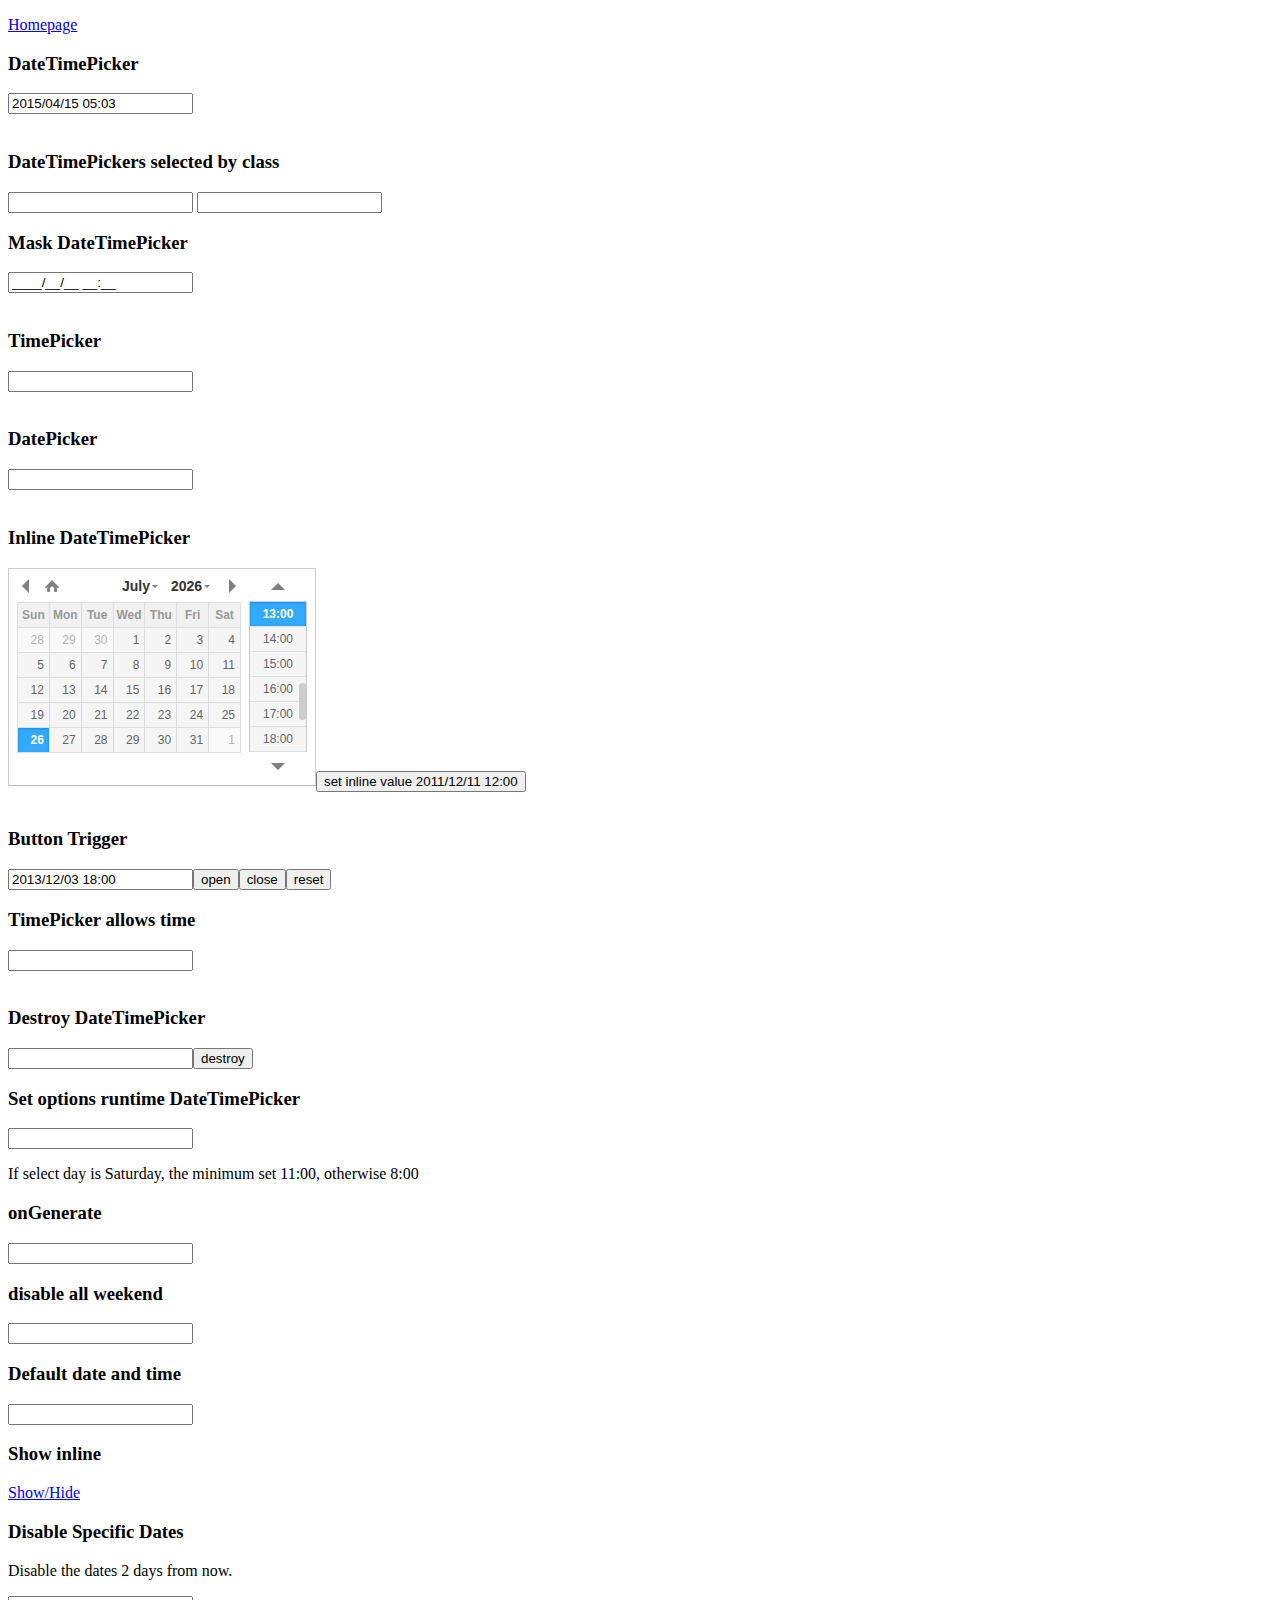
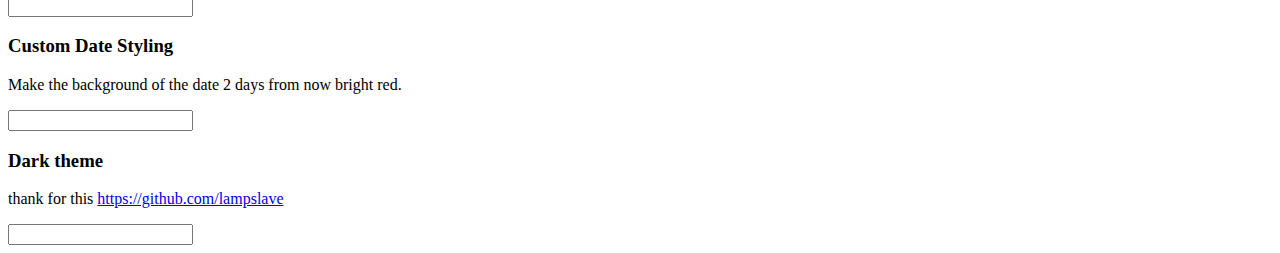
<file: Clean-jQuery-Date-Time-Picker-Plugin-datetimepicker/index.html>
﻿<!DOCTYPE html>
<html lang="en">
<head>
<meta http-equiv="content-type" content="text/html; charset=utf-8"/>
<link rel="stylesheet" type="text/css" href="./jquery.datetimepicker.css"/>
<style type="text/css">

.custom-date-style {
	background-color: red !important;
}

</style>
</head>
<body>
	
	<p><a href="http://xdsoft.net/jqplugins/datetimepicker/">Homepage</a></p>
	<h3>DateTimePicker</h3>
	<input type="text" value="" id="datetimepicker"/><br><br>
  <h3>DateTimePickers selected by class</h3>
	<input type="text" class="some_class" value="" id="some_class_1"/>
	<input type="text" class="some_class" value="" id="some_class_2"/>
	<h3>Mask DateTimePicker</h3>
	<input type="text" value="" id="datetimepicker_mask"/><br><br>
	<h3>TimePicker</h3>
	<input type="text" id="datetimepicker1"/><br><br>
	<h3>DatePicker</h3>
	<input type="text" id="datetimepicker2"/><br><br>
	<h3>Inline DateTimePicker</h3>
	<!--<div id="console" style="background-color:#fff;color:red">sdfdsfsdf</div>-->
	<input type="text" id="datetimepicker3"/><input type="button" onclick="$('#datetimepicker3').datetimepicker({value:'2011/12/11 12:00'})" value="set inline value 2011/12/11 12:00"/><br><br>
	<h3>Button Trigger</h3>
	<input type="text" value="2013/12/03 18:00" id="datetimepicker4"/><input id="open" type="button" value="open"/><input id="close" type="button" value="close"/><input id="reset" type="button" value="reset"/>
	<h3>TimePicker allows time</h3>
	<input type="text" id="datetimepicker5"/><br><br>
	<h3>Destroy DateTimePicker</h3>
	<input type="text" id="datetimepicker6"/><input id="destroy" type="button" value="destroy"/>
	<h3>Set options runtime DateTimePicker</h3>
	<input type="text" id="datetimepicker7"/>
	<p>If select day is Saturday, the minimum set 11:00, otherwise 8:00</p>
	<h3>onGenerate</h3>
	<input type="text" id="datetimepicker8"/>
	<h3>disable all weekend</h3>
	<input type="text" id="datetimepicker9"/>
	<h3>Default date and time </h3>
	<input type="text" id="default_datetimepicker"/>
	<h3>Show inline</h3>
	<a href="javascript:void(0)" onclick="var si = document.getElementById('show_inline').style; si.display = (si.display=='none')?'block':'none';return false; ">Show/Hide</a>
	<div id="show_inline" style="display:none">
		<input type="text" id="datetimepicker10"/>
	</div>
	<h3>Disable Specific Dates</h3>
	<p>Disable the dates 2 days from now.</p>
	<input type="text" id="datetimepicker11"/>
	<h3>Custom Date Styling</h3>
	<p>Make the background of the date 2 days from now bright red.</p>
	<input type="text" id="datetimepicker12"/>
	<h3>Dark theme</h3>
	<p>thank for this <a href="https://github.com/lampslave">https://github.com/lampslave</a></p>
	<input type="text" id="datetimepicker_dark"/>
</body>
<script src="./jquery.js"></script>
<script src="./jquery.datetimepicker.js"></script>
<script>/*
window.onerror = function(errorMsg) {
	$('#console').html($('#console').html()+'<br>'+errorMsg)
}*/
$('#datetimepicker').datetimepicker({
dayOfWeekStart : 1,
lang:'en',
disabledDates:['1986/01/08','1986/01/09','1986/01/10'],
startDate:	'1986/01/05'
});
$('#datetimepicker').datetimepicker({value:'2015/04/15 05:03',step:10});

$('.some_class').datetimepicker();

$('#default_datetimepicker').datetimepicker({
	formatTime:'H:i',
	formatDate:'d.m.Y',
	//defaultDate:'8.12.1986', // it's my birthday
	defaultDate:'+03.01.1970', // it's my birthday
	defaultTime:'10:00',
	timepickerScrollbar:false
});

$('#datetimepicker10').datetimepicker({
	step:5,
	inline:true
});
$('#datetimepicker_mask').datetimepicker({
	mask:'9999/19/39 29:59'
});

$('#datetimepicker1').datetimepicker({
	datepicker:false,
	format:'H:i',
	step:5
});
$('#datetimepicker2').datetimepicker({
	yearOffset:222,
	lang:'ch',
	timepicker:false,
	format:'d/m/Y',
	formatDate:'Y/m/d',
	minDate:'-1970/01/02', // yesterday is minimum date
	maxDate:'+1970/01/02' // and tommorow is maximum date calendar
});
$('#datetimepicker3').datetimepicker({
	inline:true
});
$('#datetimepicker4').datetimepicker();
$('#open').click(function(){
	$('#datetimepicker4').datetimepicker('show');
});
$('#close').click(function(){
	$('#datetimepicker4').datetimepicker('hide');
});
$('#reset').click(function(){
	$('#datetimepicker4').datetimepicker('reset');
});
$('#datetimepicker5').datetimepicker({
	datepicker:false,
	allowTimes:['12:00','13:00','15:00','17:00','17:05','17:20','19:00','20:00'],
	step:5
});
$('#datetimepicker6').datetimepicker();
$('#destroy').click(function(){
	if( $('#datetimepicker6').data('xdsoft_datetimepicker') ){
		$('#datetimepicker6').datetimepicker('destroy');
		this.value = 'create';
	}else{
		$('#datetimepicker6').datetimepicker();
		this.value = 'destroy';
	}
});
var logic = function( currentDateTime ){
	if (currentDateTime && currentDateTime.getDay() == 6){
		this.setOptions({
			minTime:'11:00'
		});
	}else
		this.setOptions({
			minTime:'8:00'
		});
};
$('#datetimepicker7').datetimepicker({
	onChangeDateTime:logic,
	onShow:logic
});
$('#datetimepicker8').datetimepicker({
	onGenerate:function( ct ){
		$(this).find('.xdsoft_date')
			.toggleClass('xdsoft_disabled');
	},
	minDate:'-1970/01/2',
	maxDate:'+1970/01/2',
	timepicker:false
});
$('#datetimepicker9').datetimepicker({
	onGenerate:function( ct ){
		$(this).find('.xdsoft_date.xdsoft_weekend')
			.addClass('xdsoft_disabled');
	},
	weekends:['01.01.2014','02.01.2014','03.01.2014','04.01.2014','05.01.2014','06.01.2014'],
	timepicker:false
});
var dateToDisable = new Date();
	dateToDisable.setDate(dateToDisable.getDate() + 2);
$('#datetimepicker11').datetimepicker({
	beforeShowDay: function(date) {
		if (date.getMonth() == dateToDisable.getMonth() && date.getDate() == dateToDisable.getDate()) {
			return [false, ""]
		}

		return [true, ""];
	}
});
$('#datetimepicker12').datetimepicker({
	beforeShowDay: function(date) {
		if (date.getMonth() == dateToDisable.getMonth() && date.getDate() == dateToDisable.getDate()) {
			return [true, "custom-date-style"];
		}

		return [true, ""];
	}
});
$('#datetimepicker_dark').datetimepicker({theme:'dark'})


</script>
</html>
</file>
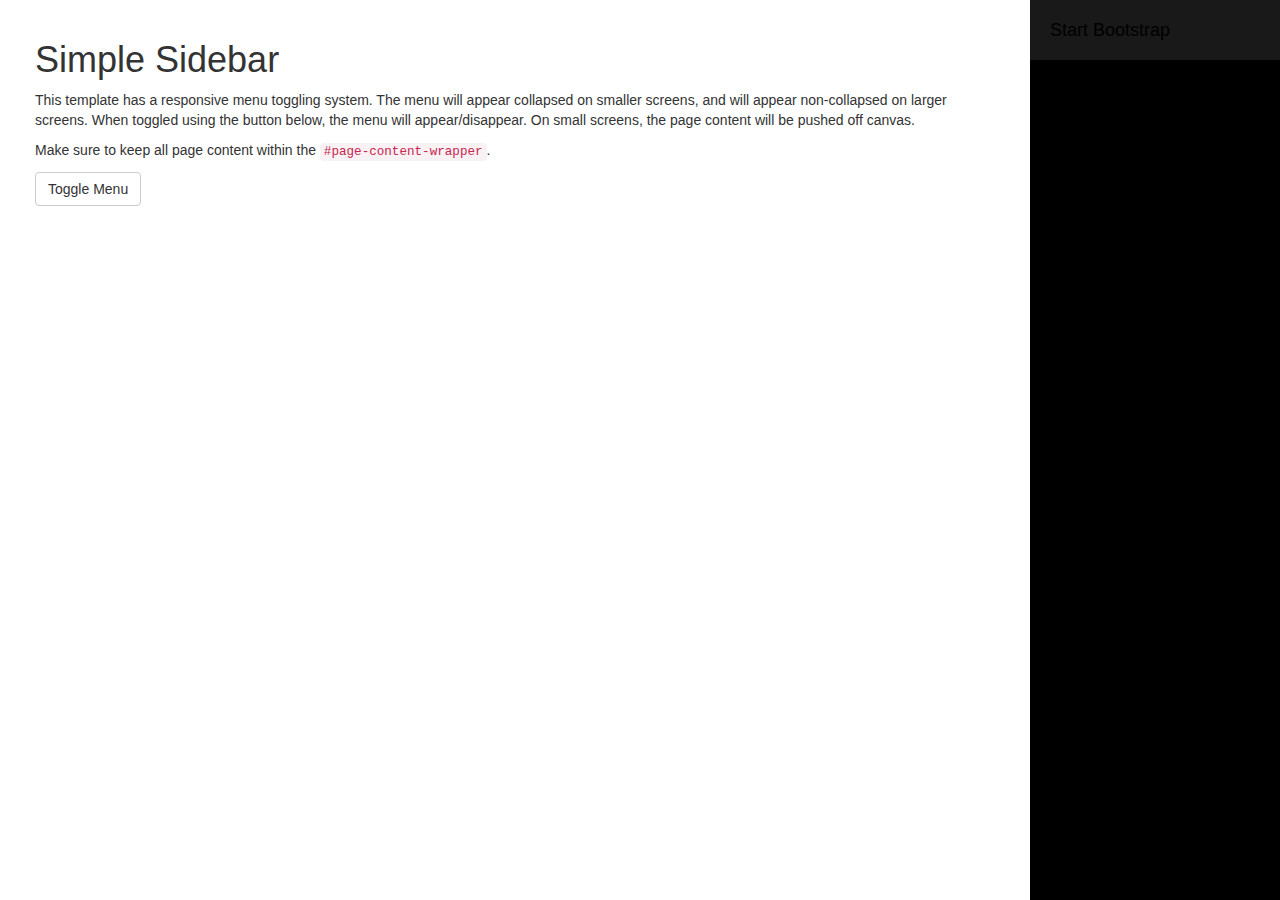
<file: simple-sidebar-1.0.4/index.html>
<!DOCTYPE html>
<html lang="en">

<head>

    <meta charset="utf-8">
    <meta http-equiv="X-UA-Compatible" content="IE=edge">
    <meta name="viewport" content="width=device-width, initial-scale=1">
    <meta name="description" content="">
    <meta name="author" content="">

    <title>Simple Sidebar - Start Bootstrap Template</title>

    <!-- Bootstrap Core CSS -->
    <link href="css/bootstrap.min.css" rel="stylesheet">

    <!-- Custom CSS -->
    <link href="css/simple-sidebar.css" rel="stylesheet">

    <!-- HTML5 Shim and Respond.js IE8 support of HTML5 elements and media queries -->
    <!-- WARNING: Respond.js doesn't work if you view the page via file:// -->
    <!--[if lt IE 9]>
        <script src="https://oss.maxcdn.com/libs/html5shiv/3.7.0/html5shiv.js"></script>
        <script src="https://oss.maxcdn.com/libs/respond.js/1.4.2/respond.min.js"></script>
    <![endif]-->

</head>

<body>

    <div id="wrapper">

        <!-- Sidebar -->
        <div id="sidebar-wrapper">
            <ul class="sidebar-nav">
                <li class="sidebar-brand">
                    <a href="#">
                        Start Bootstrap
                    </a>
                </li>
                <li>
                    <a href="#">Dashboard</a>
                </li>
                <li>
                    <a href="#">Shortcuts</a>
                </li>
                <li>
                    <a href="#">Overview</a>
                </li>
                <li>
                    <a href="#">Events</a>
                </li>
                <li>
                    <a href="#">About</a>
                </li>
                <li>
                    <a href="#">Services</a>
                </li>
                <li>
                    <a href="#">Contact</a>
                </li>
            </ul>
        </div>
        <!-- /#sidebar-wrapper -->

        <!-- Page Content -->
        <div id="page-content-wrapper">
            <div class="container-fluid">
                <div class="row">
                    <div class="col-lg-12">
                        <h1>Simple Sidebar</h1>
                        <p>This template has a responsive menu toggling system. The menu will appear collapsed on smaller screens, and will appear non-collapsed on larger screens. When toggled using the button below, the menu will appear/disappear. On small screens, the page content will be pushed off canvas.</p>
                        <p>Make sure to keep all page content within the <code>#page-content-wrapper</code>.</p>
                        <a href="#menu-toggle" class="btn btn-default" id="menu-toggle">Toggle Menu</a>
                    </div>
                </div>
            </div>
        </div>
        <!-- /#page-content-wrapper -->

    </div>
    <!-- /#wrapper -->

    <!-- jQuery -->
    <script src="js/jquery.js"></script>

    <!-- Bootstrap Core JavaScript -->
    <script src="js/bootstrap.min.js"></script>

    <!-- Menu Toggle Script -->
    <script>
    $("#menu-toggle").click(function(e) {
        e.preventDefault();
        $("#wrapper").toggleClass("toggled");
    });
    </script>

</body>

</html>
</file>
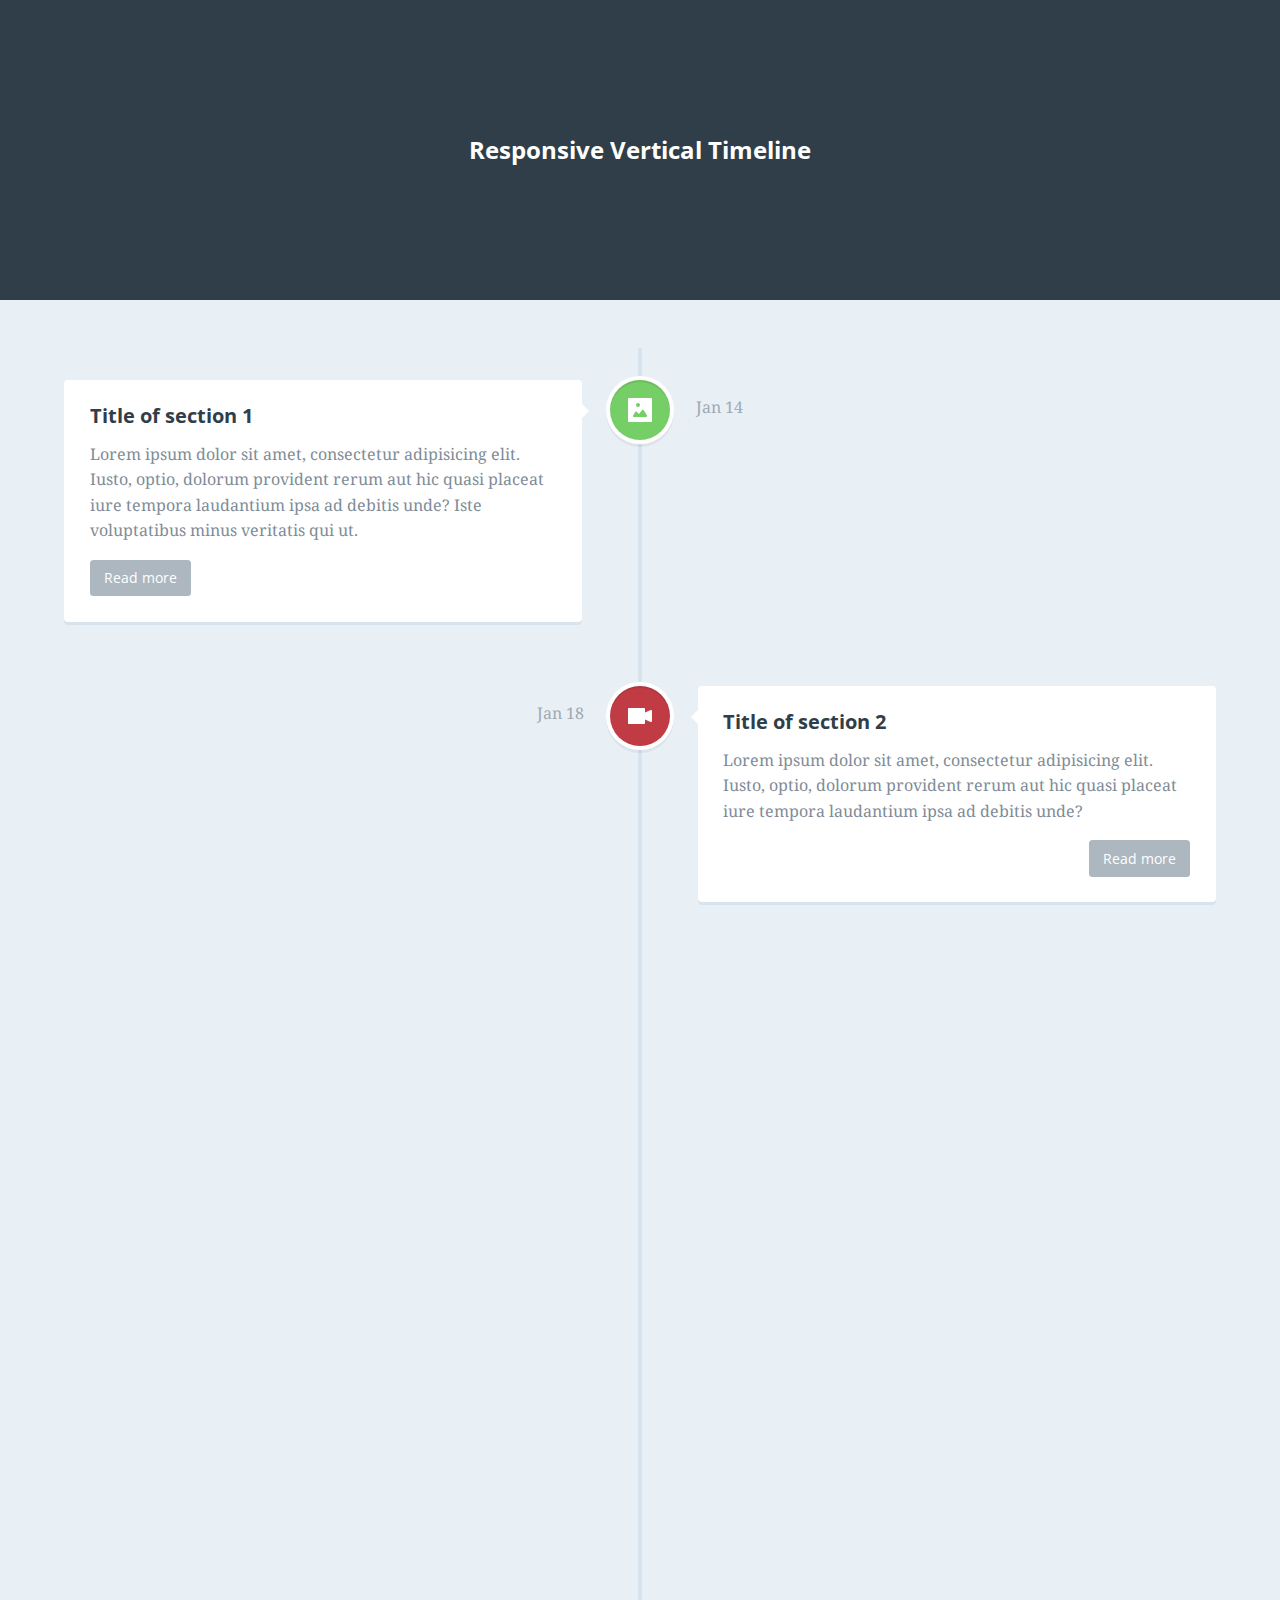
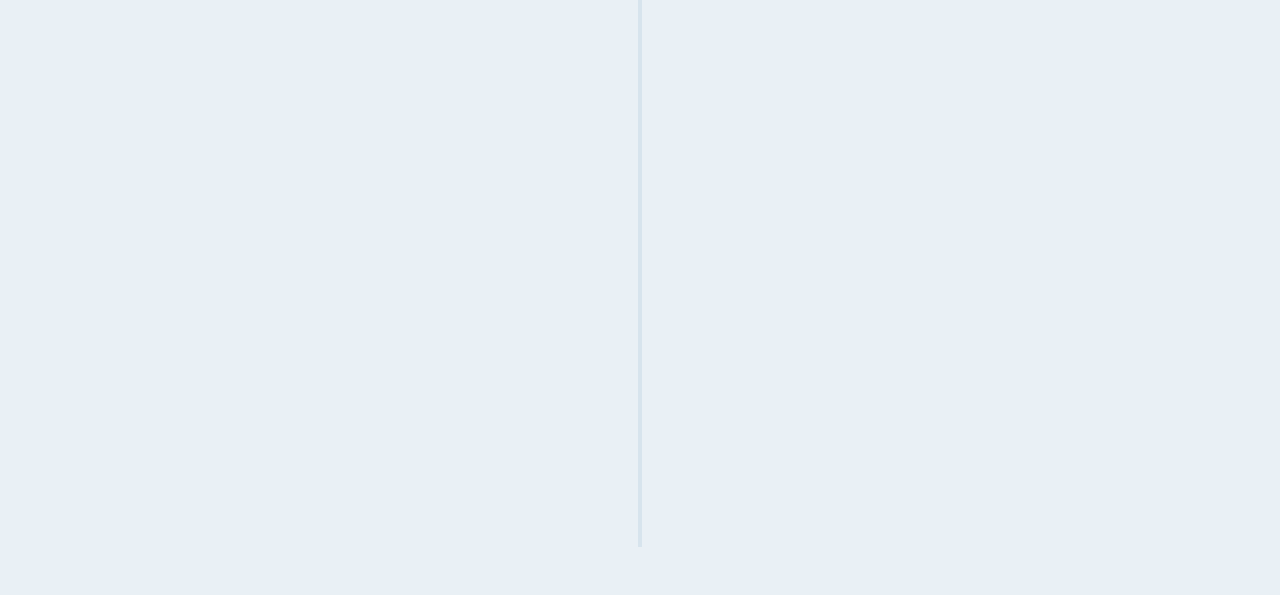
<file: vertical-timeline/index.html>
<!doctype html>
<html lang="en" class="no-js">
<head>
	<meta charset="UTF-8">
	<meta name="viewport" content="width=device-width, initial-scale=1">

	<link href='http://fonts.googleapis.com/css?family=Droid+Serif|Open+Sans:400,700' rel='stylesheet' type='text/css'>

	<link rel="stylesheet" href="css/reset.css"> <!-- CSS reset -->
	<link rel="stylesheet" href="css/style.css"> <!-- Resource style -->
	<script src="js/modernizr.js"></script> <!-- Modernizr -->
  	
	<title>Responsive Vertical Timeline</title>
</head>
<body>
	<header>
		<h1>Responsive Vertical Timeline</h1>
	</header>

	<section id="cd-timeline" class="cd-container">
		<div class="cd-timeline-block">
			<div class="cd-timeline-img cd-picture">
				<img src="img/cd-icon-picture.svg" alt="Picture">
			</div> <!-- cd-timeline-img -->

			<div class="cd-timeline-content">
				<h2>Title of section 1</h2>
				<p>Lorem ipsum dolor sit amet, consectetur adipisicing elit. Iusto, optio, dolorum provident rerum aut hic quasi placeat iure tempora laudantium ipsa ad debitis unde? Iste voluptatibus minus veritatis qui ut.</p>
				<a href="#0" class="cd-read-more">Read more</a>
				<span class="cd-date">Jan 14</span>
			</div> <!-- cd-timeline-content -->
		</div> <!-- cd-timeline-block -->

		<div class="cd-timeline-block">
			<div class="cd-timeline-img cd-movie">
				<img src="img/cd-icon-movie.svg" alt="Movie">
			</div> <!-- cd-timeline-img -->

			<div class="cd-timeline-content">
				<h2>Title of section 2</h2>
				<p>Lorem ipsum dolor sit amet, consectetur adipisicing elit. Iusto, optio, dolorum provident rerum aut hic quasi placeat iure tempora laudantium ipsa ad debitis unde?</p>
				<a href="#0" class="cd-read-more">Read more</a>
				<span class="cd-date">Jan 18</span>
			</div> <!-- cd-timeline-content -->
		</div> <!-- cd-timeline-block -->

		<div class="cd-timeline-block">
			<div class="cd-timeline-img cd-picture">
				<img src="img/cd-icon-picture.svg" alt="Picture">
			</div> <!-- cd-timeline-img -->

			<div class="cd-timeline-content">
				<h2>Title of section 3</h2>
				<p>Lorem ipsum dolor sit amet, consectetur adipisicing elit. Excepturi, obcaecati, quisquam id molestias eaque asperiores voluptatibus cupiditate error assumenda delectus odit similique earum voluptatem doloremque dolorem ipsam quae rerum quis. Odit, itaque, deserunt corporis vero ipsum nisi eius odio natus ullam provident pariatur temporibus quia eos repellat consequuntur perferendis enim amet quae quasi repudiandae sed quod veniam dolore possimus rem voluptatum eveniet eligendi quis fugiat aliquam sunt similique aut adipisci.</p>
				<a href="#0" class="cd-read-more">Read more</a>
				<span class="cd-date">Jan 24</span>
			</div> <!-- cd-timeline-content -->
		</div> <!-- cd-timeline-block -->

		<div class="cd-timeline-block">
			<div class="cd-timeline-img cd-location">
				<img src="img/cd-icon-location.svg" alt="Location">
			</div> <!-- cd-timeline-img -->

			<div class="cd-timeline-content">
				<h2>Title of section 4</h2>
				<p>Lorem ipsum dolor sit amet, consectetur adipisicing elit. Iusto, optio, dolorum provident rerum aut hic quasi placeat iure tempora laudantium ipsa ad debitis unde? Iste voluptatibus minus veritatis qui ut.</p>
				<a href="#0" class="cd-read-more">Read more</a>
				<span class="cd-date">Feb 14</span>
			</div> <!-- cd-timeline-content -->
		</div> <!-- cd-timeline-block -->

		<div class="cd-timeline-block">
			<div class="cd-timeline-img cd-location">
				<img src="img/cd-icon-location.svg" alt="Location">
			</div> <!-- cd-timeline-img -->

			<div class="cd-timeline-content">
				<h2>Title of section 5</h2>
				<p>Lorem ipsum dolor sit amet, consectetur adipisicing elit. Iusto, optio, dolorum provident rerum.</p>
				<a href="#0" class="cd-read-more">Read more</a>
				<span class="cd-date">Feb 18</span>
			</div> <!-- cd-timeline-content -->
		</div> <!-- cd-timeline-block -->

		<div class="cd-timeline-block">
			<div class="cd-timeline-img cd-movie">
				<img src="img/cd-icon-movie.svg" alt="Movie">
			</div> <!-- cd-timeline-img -->

			<div class="cd-timeline-content">
				<h2>Final Section</h2>
				<p>This is the content of the last section</p>
				<span class="cd-date">Feb 26</span>
			</div> <!-- cd-timeline-content -->
		</div> <!-- cd-timeline-block -->
	</section> <!-- cd-timeline -->
<script src="http://ajax.googleapis.com/ajax/libs/jquery/1.11.0/jquery.min.js"></script>
<script src="js/main.js"></script> <!-- Resource jQuery -->
</body>
</html>
</file>
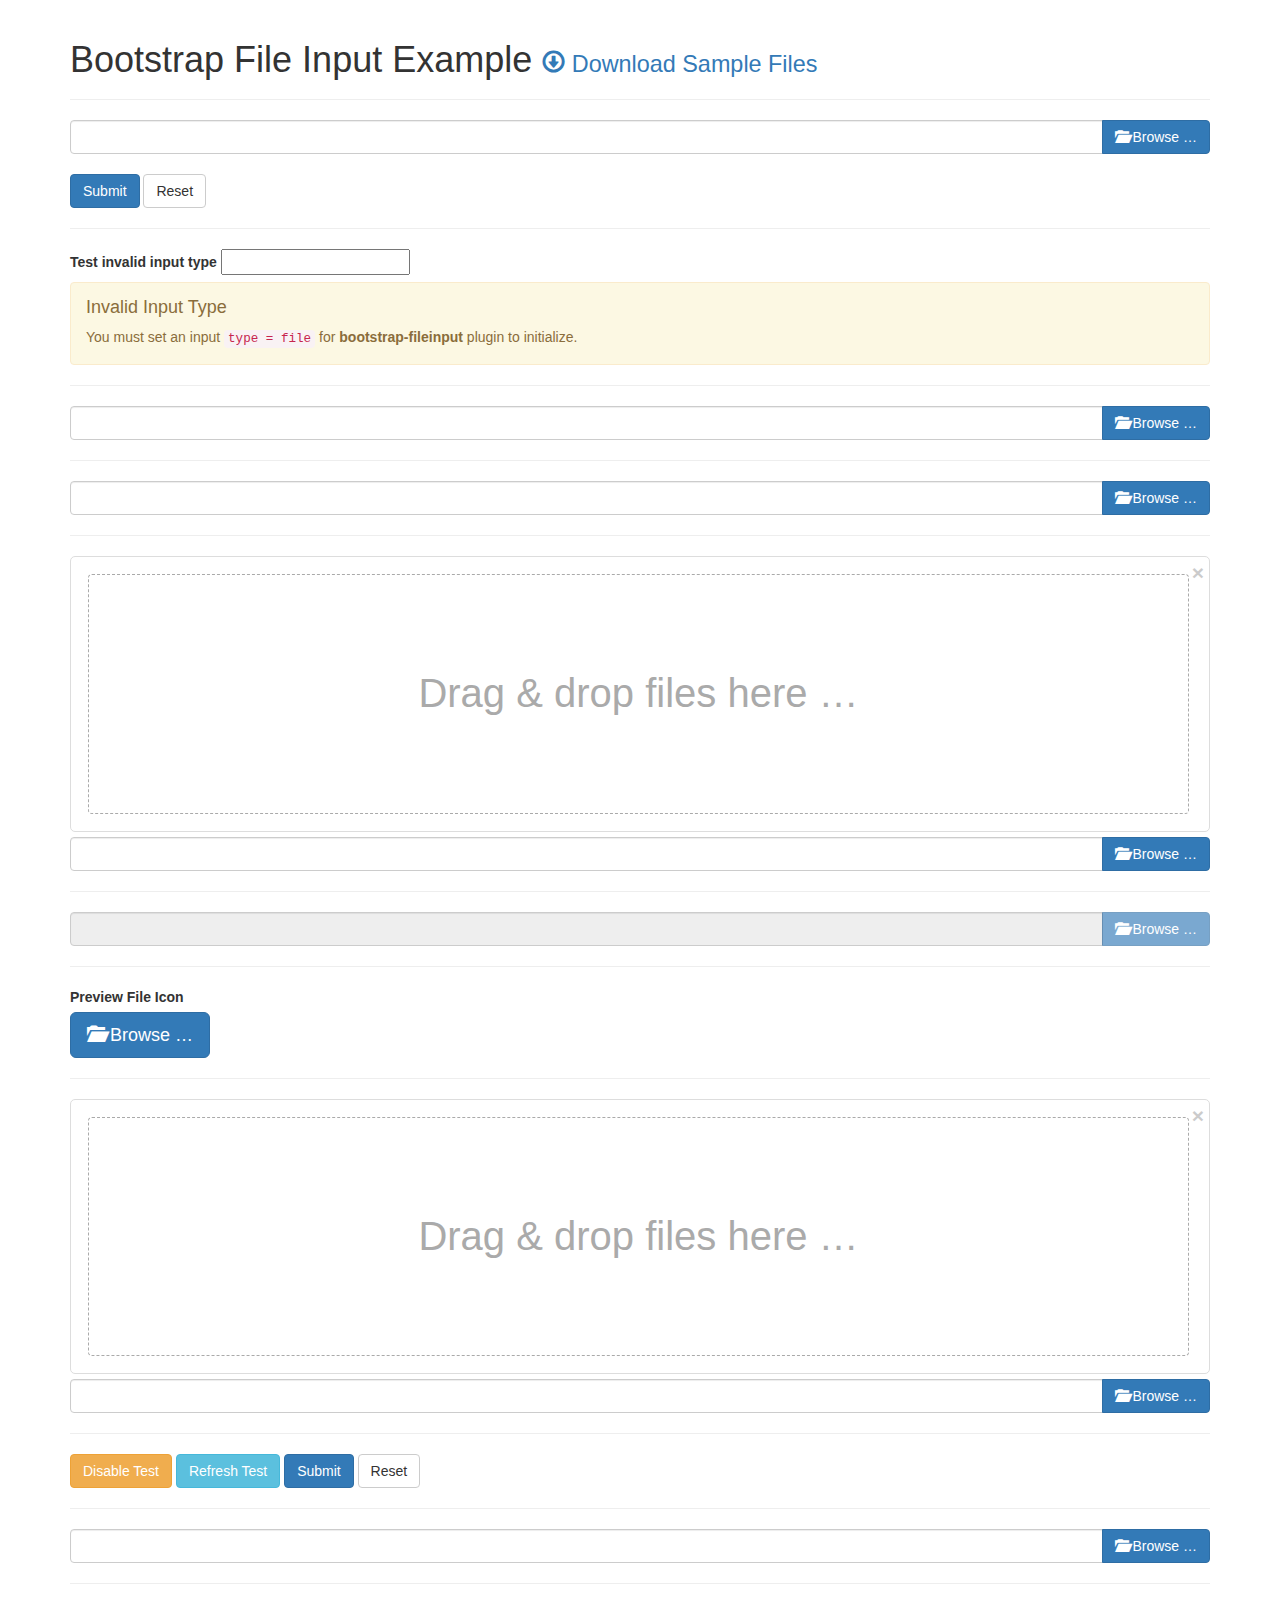
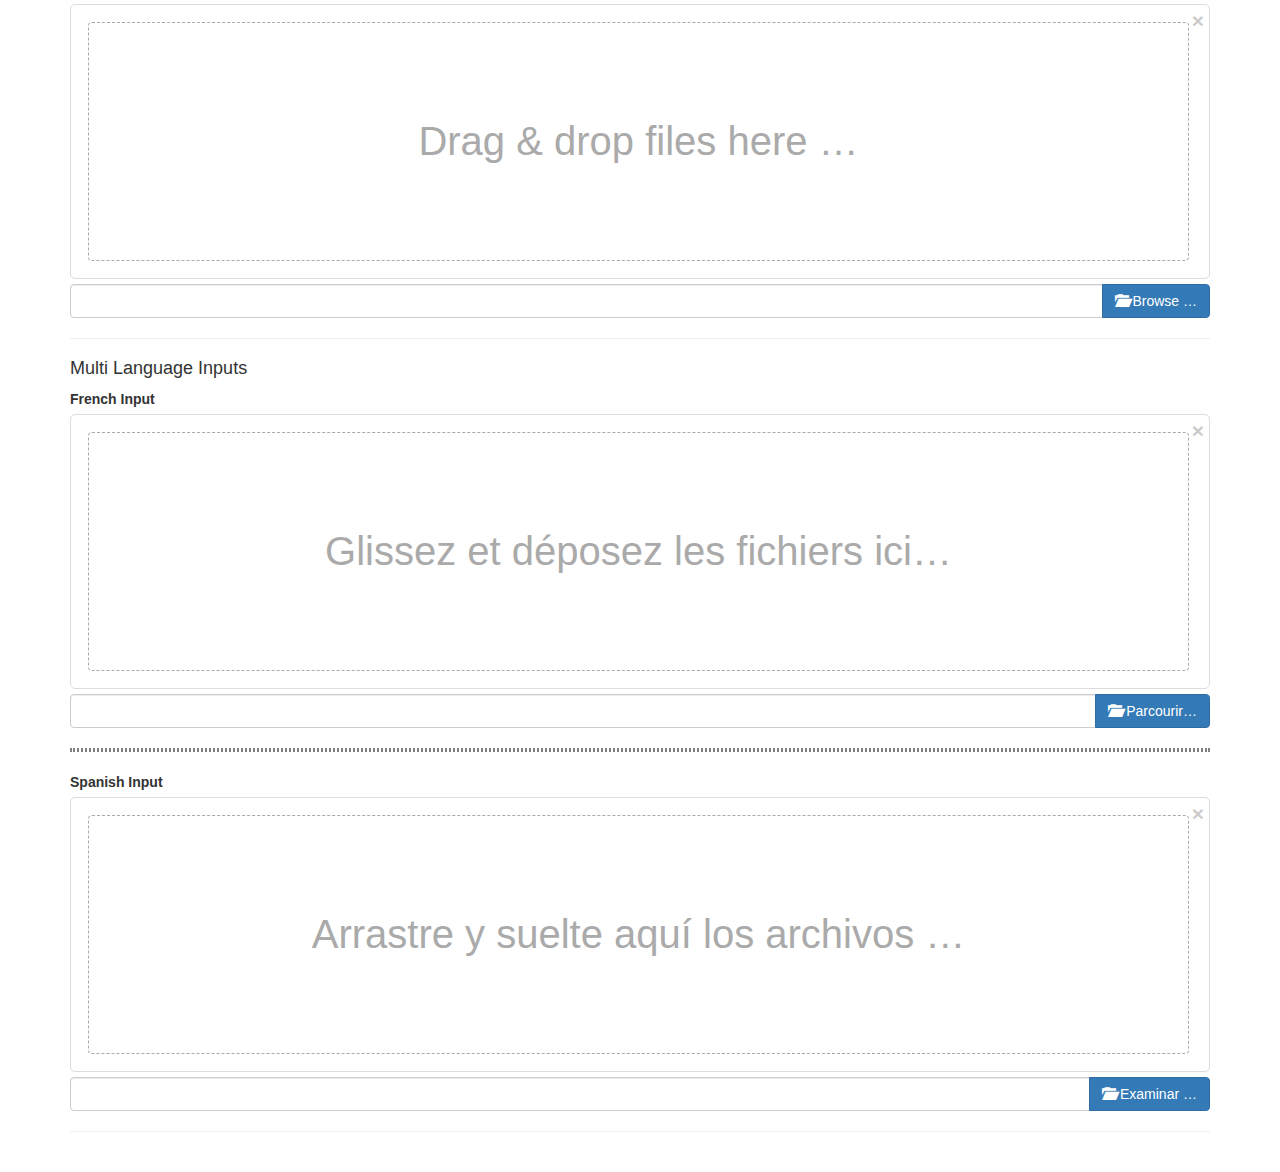
<file: bootstrap-fileinput/examples/index.html>
<!DOCTYPE html>
<!-- release v4.3.1, copyright 2014 - 2015 Kartik Visweswaran -->
<html lang="en">
    <head>
        <meta charset="UTF-8"/>
        <title>Krajee JQuery Plugins - &copy; Kartik</title>
        <link href="https://maxcdn.bootstrapcdn.com/bootstrap/3.3.4/css/bootstrap.min.css" rel="stylesheet">
        <link href="../css/fileinput.css" media="all" rel="stylesheet" type="text/css" />
        <script src="http://ajax.googleapis.com/ajax/libs/jquery/2.1.1/jquery.min.js"></script>
        <script src="../js/fileinput.js" type="text/javascript"></script>
        <script src="../js/fileinput_locale_fr.js" type="text/javascript"></script>
        <script src="../js/fileinput_locale_es.js" type="text/javascript"></script>
        <script src="https://maxcdn.bootstrapcdn.com/bootstrap/3.3.4/js/bootstrap.min.js" type="text/javascript"></script>
    </head>
    <body>
        <div class="container kv-main">
            <div class="page-header">
            <h1>Bootstrap File Input Example <small><a href="https://github.com/kartik-v/bootstrap-fileinput-samples"><i class="glyphicon glyphicon-download"></i> Download Sample Files</a></small></h1>
            </div>
            <form enctype="multipart/form-data">
                <input id="file-0a" class="file" type="file" multiple data-min-file-count="1">
                <br>
                <button type="submit" class="btn btn-primary">Submit</button>
                <button type="reset" class="btn btn-default">Reset</button>
            </form>
            <hr>
            <form enctype="multipart/form-data">
                <label>Test invalid input type</label>
                <input id="file-0b" class="file" type="text" multiple data-min-file-count="1">
                <script>
                $(document).on('ready', function(){$("#file-0b").fileinput();});
                </script>
            </form>
            <hr>
            <form enctype="multipart/form-data">
                <input id="file-0a" class="file" type="file" multiple data-min-file-count="3">
                <hr>
                 <div class="form-group">
                    <input id="file-0b" class="file" type="file">
                </div>
                <hr>
                <div class="form-group">
                    <input id="file-1" type="file" multiple class="file" data-overwrite-initial="false" data-min-file-count="2">
                </div>
                <hr>
                <div class="form-group">
                    <input id="file-2" type="file" class="file" readonly data-show-upload="false">
                </div> 
                <hr>
                <div class="form-group">
                    <label>Preview File Icon</label>
                    <input id="file-3" type="file" multiple=true>
                </div>
                <hr>
                <div class="form-group">
                    <input id="file-4" type="file" class="file" data-upload-url="#">
                </div>
                <hr>
                <div class="form-group">
                    <button class="btn btn-warning" type="button">Disable Test</button>
                    <button class="btn btn-info" type="reset">Refresh Test</button>
                    <button class="btn btn-primary">Submit</button>
                    <button class="btn btn-default" type="reset">Reset</button>
                </div>
                <hr>
                <div class="form-group">
                    <input type="file" class="file" id="test-upload" multiple>
                    <div id="errorBlock" class="help-block"></div>
                </div>
                <hr>
                <div class="form-group">
                    <input id="file-5" class="file" type="file" multiple data-preview-file-type="any" data-upload-url="#">
                </div>
            </form>
            
            
            <hr>
            <h4>Multi Language Inputs</h4>
            <form enctype="multipart/form-data">
                <label>French Input</label>
                <input id="file-fr" name="file-fr[]" type="file" multiple>
                <hr style="border: 2px dotted">
                <label>Spanish Input</label>
                <input id="file-es" name="file-es[]" type="file" multiple>
            </form>
            <hr>
            <br>
        </div>
    </body>
	<script>
    $('#file-fr').fileinput({
        language: 'fr',
        uploadUrl: '#',
        allowedFileExtensions : ['jpg', 'png','gif'],
    });
    $('#file-es').fileinput({
        language: 'es',
        uploadUrl: '#',
        allowedFileExtensions : ['jpg', 'png','gif'],
    });
    $("#file-0").fileinput({
        'allowedFileExtensions' : ['jpg', 'png','gif'],
    });
    $("#file-1").fileinput({
        uploadUrl: '#', // you must set a valid URL here else you will get an error
        allowedFileExtensions : ['jpg', 'png','gif'],
        overwriteInitial: false,
        maxFileSize: 1000,
        maxFilesNum: 10,
        //allowedFileTypes: ['image', 'video', 'flash'],
        slugCallback: function(filename) {
            return filename.replace('(', '_').replace(']', '_');
        }
	});
    /*
    $(".file").on('fileselect', function(event, n, l) {
        alert('File Selected. Name: ' + l + ', Num: ' + n);
    });
    */
	$("#file-3").fileinput({
		showUpload: false,
		showCaption: false,
		browseClass: "btn btn-primary btn-lg",
		fileType: "any",
        previewFileIcon: "<i class='glyphicon glyphicon-king'></i>"
	});
	$("#file-4").fileinput({
		uploadExtraData: {kvId: '10'}
	});
    $(".btn-warning").on('click', function() {
        if ($('#file-4').attr('disabled')) {
            $('#file-4').fileinput('enable');
        } else {
            $('#file-4').fileinput('disable');
        }
    });    
    $(".btn-info").on('click', function() {
        $('#file-4').fileinput('refresh', {previewClass:'bg-info'});
    });
    /*
    $('#file-4').on('fileselectnone', function() {
        alert('Huh! You selected no files.');
    });
    $('#file-4').on('filebrowse', function() {
        alert('File browse clicked for #file-4');
    });
    */
    $(document).ready(function() {
        $("#test-upload").fileinput({
            'showPreview' : false,
            'allowedFileExtensions' : ['jpg', 'png','gif'],
            'elErrorContainer': '#errorBlock'
        });
        /*
        $("#test-upload").on('fileloaded', function(event, file, previewId, index) {
            alert('i = ' + index + ', id = ' + previewId + ', file = ' + file.name);
        });
        */
    });
	</script>
</html>
</file>
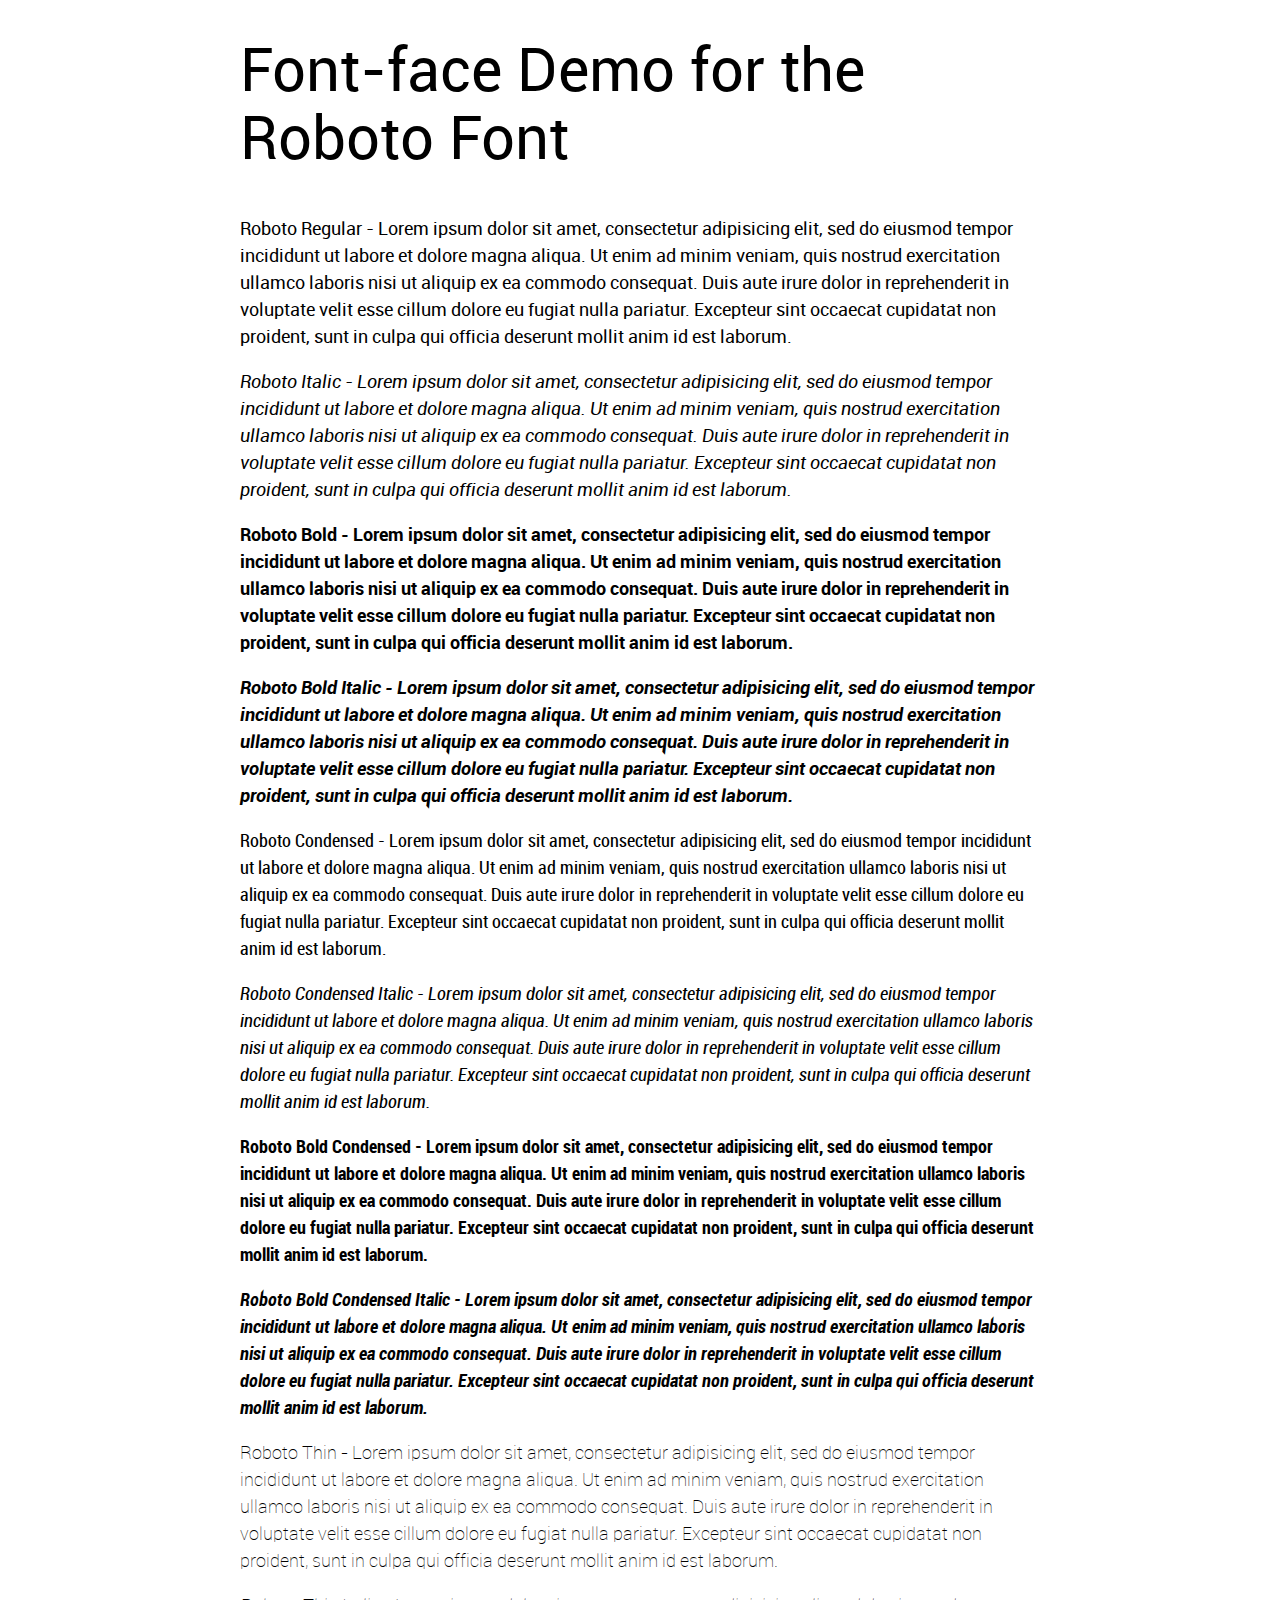
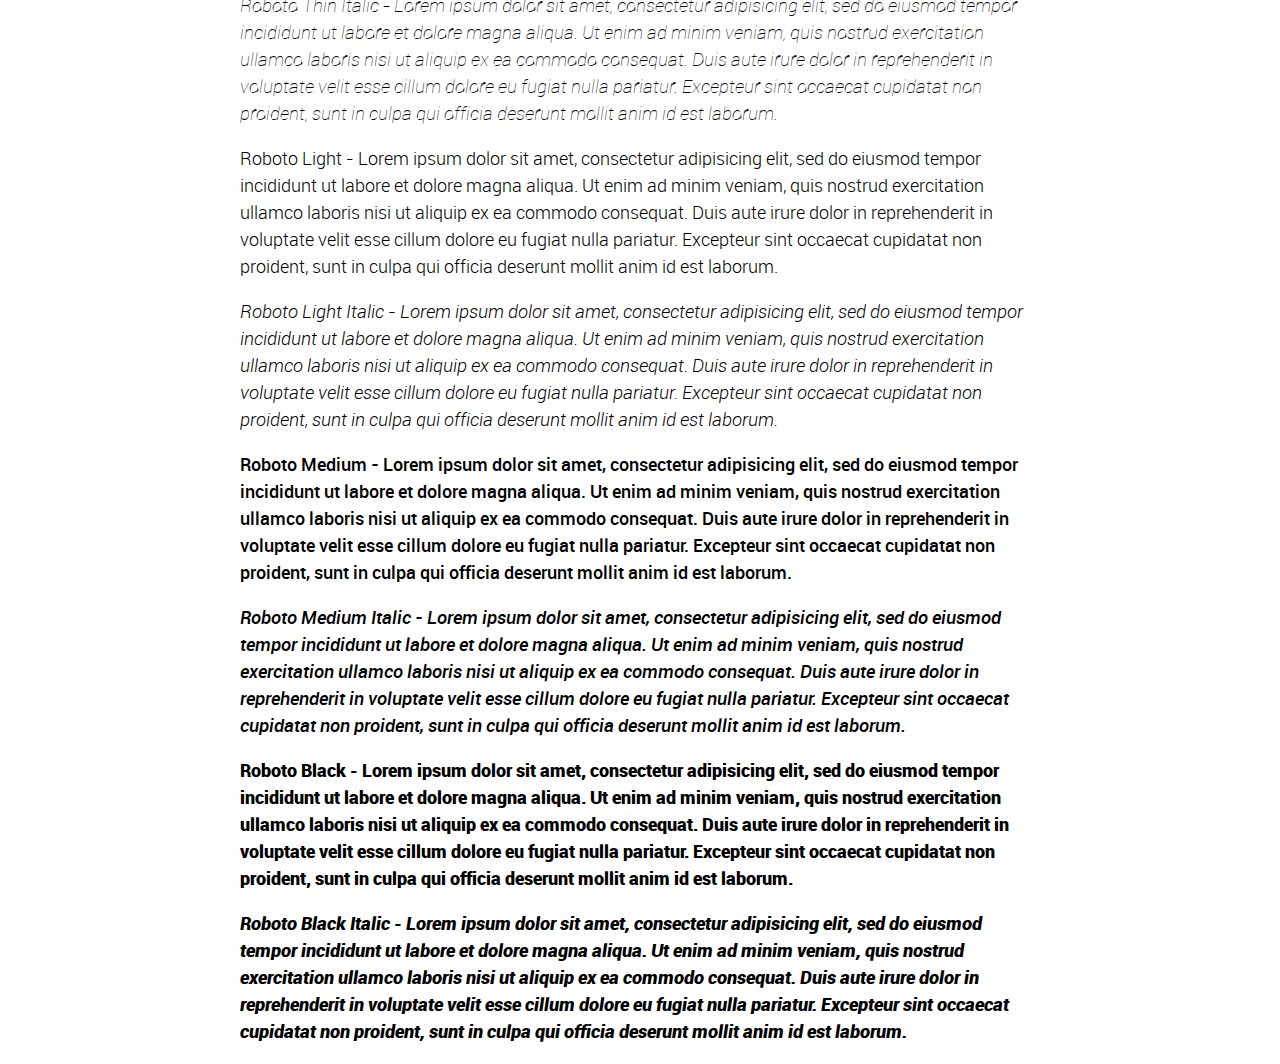
<file: graphs/lib/js/fonts/demo.html>
<!DOCTYPE html PUBLIC "-//W3C//DTD XHTML 1.0 Strict//EN"
	"http://www.w3.org/TR/xhtml1/DTD/xhtml1-strict.dtd">

<html xmlns="http://www.w3.org/1999/xhtml" xml:lang="en" lang="en">
<head>
	<meta http-equiv="Content-Type" content="text/html; charset=utf-8"/>

	<title>Font Face Demo</title>
	<link rel="stylesheet" href="stylesheet.css" type="text/css" charset="utf-8">
	<style type="text/css" media="screen">
		h1.fontface {font: 60px/68px 'RobotoRegular', Arial, sans-serif;letter-spacing: 0;}

		p.style1 {font: 18px/27px 'RobotoRegular', Arial, sans-serif;}
		p.style2 {font: 18px/27px 'RobotoItalic', Arial, sans-serif;}
		p.style3 {font: 18px/27px 'RobotoBold', Arial, sans-serif;}
		p.style4 {font: 18px/27px 'RobotoBoldItalic', Arial, sans-serif;}
		p.style5 {font: 18px/27px 'RobotoCondensed', Arial, sans-serif;}
		p.style6 {font: 18px/27px 'RobotoCondensedItalic', Arial, sans-serif;}
		p.style7 {font: 18px/27px 'RobotoBoldCondensed', Arial, sans-serif;}
		p.style8 {font: 18px/27px 'RobotoBoldCondensedItalic', Arial, sans-serif;}
		p.style9 {font: 18px/27px 'RobotoThin', Arial, sans-serif;}
		p.style10 {font: 18px/27px 'RobotoThinItalic', Arial, sans-serif;}
		p.style11 {font: 18px/27px 'RobotoLight', Arial, sans-serif;}
		p.style12 {font: 18px/27px 'RobotoLightItalic', Arial, sans-serif;}
		p.style13 {font: 18px/27px 'RobotoMedium', Arial, sans-serif;}
		p.style14 {font: 18px/27px 'RobotoMediumItalic', Arial, sans-serif;}
		p.style15 {font: 18px/27px 'RobotoBlack', Arial, sans-serif;}
		p.style16 {font: 18px/27px 'RobotoBlackItalic', Arial, sans-serif;}
		
		#container {
			width: 800px;
			margin-left: auto;
			margin-right: auto;
		}
	</style>
</head>

<body>
	<div id="container">
		<h1 class="fontface">Font-face Demo for the Roboto Font</h1>
	
	 

	<p class="style1">Roboto Regular - Lorem ipsum dolor sit amet, consectetur adipisicing elit, sed do eiusmod tempor incididunt ut labore et dolore magna aliqua. Ut enim ad minim veniam, quis nostrud exercitation ullamco laboris nisi ut aliquip ex ea commodo consequat. Duis aute irure dolor in reprehenderit in voluptate velit esse cillum dolore eu fugiat nulla pariatur. Excepteur sint occaecat cupidatat non proident, sunt in culpa qui officia deserunt mollit anim id est laborum.</p>

	 

	<p class="style2">Roboto Italic - Lorem ipsum dolor sit amet, consectetur adipisicing elit, sed do eiusmod tempor incididunt ut labore et dolore magna aliqua. Ut enim ad minim veniam, quis nostrud exercitation ullamco laboris nisi ut aliquip ex ea commodo consequat. Duis aute irure dolor in reprehenderit in voluptate velit esse cillum dolore eu fugiat nulla pariatur. Excepteur sint occaecat cupidatat non proident, sunt in culpa qui officia deserunt mollit anim id est laborum.</p>

	 

	<p class="style3">Roboto Bold - Lorem ipsum dolor sit amet, consectetur adipisicing elit, sed do eiusmod tempor incididunt ut labore et dolore magna aliqua. Ut enim ad minim veniam, quis nostrud exercitation ullamco laboris nisi ut aliquip ex ea commodo consequat. Duis aute irure dolor in reprehenderit in voluptate velit esse cillum dolore eu fugiat nulla pariatur. Excepteur sint occaecat cupidatat non proident, sunt in culpa qui officia deserunt mollit anim id est laborum.</p>

	 

	<p class="style4">Roboto Bold Italic - Lorem ipsum dolor sit amet, consectetur adipisicing elit, sed do eiusmod tempor incididunt ut labore et dolore magna aliqua. Ut enim ad minim veniam, quis nostrud exercitation ullamco laboris nisi ut aliquip ex ea commodo consequat. Duis aute irure dolor in reprehenderit in voluptate velit esse cillum dolore eu fugiat nulla pariatur. Excepteur sint occaecat cupidatat non proident, sunt in culpa qui officia deserunt mollit anim id est laborum.</p>

	 

	<p class="style5">Roboto Condensed - Lorem ipsum dolor sit amet, consectetur adipisicing elit, sed do eiusmod tempor incididunt ut labore et dolore magna aliqua. Ut enim ad minim veniam, quis nostrud exercitation ullamco laboris nisi ut aliquip ex ea commodo consequat. Duis aute irure dolor in reprehenderit in voluptate velit esse cillum dolore eu fugiat nulla pariatur. Excepteur sint occaecat cupidatat non proident, sunt in culpa qui officia deserunt mollit anim id est laborum.</p>

	 

	<p class="style6">Roboto Condensed Italic - Lorem ipsum dolor sit amet, consectetur adipisicing elit, sed do eiusmod tempor incididunt ut labore et dolore magna aliqua. Ut enim ad minim veniam, quis nostrud exercitation ullamco laboris nisi ut aliquip ex ea commodo consequat. Duis aute irure dolor in reprehenderit in voluptate velit esse cillum dolore eu fugiat nulla pariatur. Excepteur sint occaecat cupidatat non proident, sunt in culpa qui officia deserunt mollit anim id est laborum.</p>

	 

	<p class="style7">Roboto Bold Condensed - Lorem ipsum dolor sit amet, consectetur adipisicing elit, sed do eiusmod tempor incididunt ut labore et dolore magna aliqua. Ut enim ad minim veniam, quis nostrud exercitation ullamco laboris nisi ut aliquip ex ea commodo consequat. Duis aute irure dolor in reprehenderit in voluptate velit esse cillum dolore eu fugiat nulla pariatur. Excepteur sint occaecat cupidatat non proident, sunt in culpa qui officia deserunt mollit anim id est laborum.</p>

	 

	<p class="style8">Roboto Bold Condensed Italic - Lorem ipsum dolor sit amet, consectetur adipisicing elit, sed do eiusmod tempor incididunt ut labore et dolore magna aliqua. Ut enim ad minim veniam, quis nostrud exercitation ullamco laboris nisi ut aliquip ex ea commodo consequat. Duis aute irure dolor in reprehenderit in voluptate velit esse cillum dolore eu fugiat nulla pariatur. Excepteur sint occaecat cupidatat non proident, sunt in culpa qui officia deserunt mollit anim id est laborum.</p>

	 

	<p class="style9">Roboto Thin - Lorem ipsum dolor sit amet, consectetur adipisicing elit, sed do eiusmod tempor incididunt ut labore et dolore magna aliqua. Ut enim ad minim veniam, quis nostrud exercitation ullamco laboris nisi ut aliquip ex ea commodo consequat. Duis aute irure dolor in reprehenderit in voluptate velit esse cillum dolore eu fugiat nulla pariatur. Excepteur sint occaecat cupidatat non proident, sunt in culpa qui officia deserunt mollit anim id est laborum.</p>

	 

	<p class="style10">Roboto Thin Italic - Lorem ipsum dolor sit amet, consectetur adipisicing elit, sed do eiusmod tempor incididunt ut labore et dolore magna aliqua. Ut enim ad minim veniam, quis nostrud exercitation ullamco laboris nisi ut aliquip ex ea commodo consequat. Duis aute irure dolor in reprehenderit in voluptate velit esse cillum dolore eu fugiat nulla pariatur. Excepteur sint occaecat cupidatat non proident, sunt in culpa qui officia deserunt mollit anim id est laborum.</p>

	 

	<p class="style11">Roboto Light - Lorem ipsum dolor sit amet, consectetur adipisicing elit, sed do eiusmod tempor incididunt ut labore et dolore magna aliqua. Ut enim ad minim veniam, quis nostrud exercitation ullamco laboris nisi ut aliquip ex ea commodo consequat. Duis aute irure dolor in reprehenderit in voluptate velit esse cillum dolore eu fugiat nulla pariatur. Excepteur sint occaecat cupidatat non proident, sunt in culpa qui officia deserunt mollit anim id est laborum.</p>

	 

	<p class="style12">Roboto Light Italic - Lorem ipsum dolor sit amet, consectetur adipisicing elit, sed do eiusmod tempor incididunt ut labore et dolore magna aliqua. Ut enim ad minim veniam, quis nostrud exercitation ullamco laboris nisi ut aliquip ex ea commodo consequat. Duis aute irure dolor in reprehenderit in voluptate velit esse cillum dolore eu fugiat nulla pariatur. Excepteur sint occaecat cupidatat non proident, sunt in culpa qui officia deserunt mollit anim id est laborum.</p>

	 

	<p class="style13">Roboto Medium - Lorem ipsum dolor sit amet, consectetur adipisicing elit, sed do eiusmod tempor incididunt ut labore et dolore magna aliqua. Ut enim ad minim veniam, quis nostrud exercitation ullamco laboris nisi ut aliquip ex ea commodo consequat. Duis aute irure dolor in reprehenderit in voluptate velit esse cillum dolore eu fugiat nulla pariatur. Excepteur sint occaecat cupidatat non proident, sunt in culpa qui officia deserunt mollit anim id est laborum.</p>

	 

	<p class="style14">Roboto Medium Italic - Lorem ipsum dolor sit amet, consectetur adipisicing elit, sed do eiusmod tempor incididunt ut labore et dolore magna aliqua. Ut enim ad minim veniam, quis nostrud exercitation ullamco laboris nisi ut aliquip ex ea commodo consequat. Duis aute irure dolor in reprehenderit in voluptate velit esse cillum dolore eu fugiat nulla pariatur. Excepteur sint occaecat cupidatat non proident, sunt in culpa qui officia deserunt mollit anim id est laborum.</p>

	 

	<p class="style15">Roboto Black - Lorem ipsum dolor sit amet, consectetur adipisicing elit, sed do eiusmod tempor incididunt ut labore et dolore magna aliqua. Ut enim ad minim veniam, quis nostrud exercitation ullamco laboris nisi ut aliquip ex ea commodo consequat. Duis aute irure dolor in reprehenderit in voluptate velit esse cillum dolore eu fugiat nulla pariatur. Excepteur sint occaecat cupidatat non proident, sunt in culpa qui officia deserunt mollit anim id est laborum.</p>

	 

	<p class="style16">Roboto Black Italic - Lorem ipsum dolor sit amet, consectetur adipisicing elit, sed do eiusmod tempor incididunt ut labore et dolore magna aliqua. Ut enim ad minim veniam, quis nostrud exercitation ullamco laboris nisi ut aliquip ex ea commodo consequat. Duis aute irure dolor in reprehenderit in voluptate velit esse cillum dolore eu fugiat nulla pariatur. Excepteur sint occaecat cupidatat non proident, sunt in culpa qui officia deserunt mollit anim id est laborum.</p>

		</div>
</body>
</html>
</file>
<file: vertical-timeline/css/style.css>
/* -------------------------------- 

Primary style

-------------------------------- */
html * {
  -webkit-font-smoothing: antialiased;
  -moz-osx-font-smoothing: grayscale;
}

*, *:after, *:before {
  -webkit-box-sizing: border-box;
  -moz-box-sizing: border-box;
  box-sizing: border-box;
}

body {
  font-size: 100%;
  font-family: "Droid Serif", serif;
  color: #7f8c97;
  background-color: #e9f0f5;
}

a {
  color: #acb7c0;
  text-decoration: none;
  font-family: "Open Sans", sans-serif;
}

img {
  max-width: 100%;
}

h1, h2 {
  font-family: "Open Sans", sans-serif;
  font-weight: bold;
}

/* -------------------------------- 

Modules - reusable parts of our design

-------------------------------- */
.cd-container {
  /* this class is used to give a max-width to the element it is applied to, and center it horizontally when it reaches that max-width */
  width: 90%;
  max-width: 1170px;
  margin: 0 auto;
}
.cd-container::after {
  /* clearfix */
  content: '';
  display: table;
  clear: both;
}

/* -------------------------------- 

Main components 

-------------------------------- */
header {
  height: 200px;
  line-height: 200px;
  text-align: center;
  background: #303e49;
}
header h1 {
  color: white;
  font-size: 18px;
  font-size: 1.125rem;
}
@media only screen and (min-width: 1170px) {
  header {
    height: 300px;
    line-height: 300px;
  }
  header h1 {
    font-size: 24px;
    font-size: 1.5rem;
  }
}

#cd-timeline {
  position: relative;
  padding: 2em 0;
  margin-top: 2em;
  margin-bottom: 2em;
}
#cd-timeline::before {
  /* this is the vertical line */
  content: '';
  position: absolute;
  top: 0;
  left: 18px;
  height: 100%;
  width: 4px;
  background: #d7e4ed;
}
@media only screen and (min-width: 1170px) {
  #cd-timeline {
    margin-top: 3em;
    margin-bottom: 3em;
  }
  #cd-timeline::before {
    left: 50%;
    margin-left: -2px;
  }
}

.cd-timeline-block {
  position: relative;
  margin: 2em 0;
}
.cd-timeline-block:after {
  content: "";
  display: table;
  clear: both;
}
.cd-timeline-block:first-child {
  margin-top: 0;
}
.cd-timeline-block:last-child {
  margin-bottom: 0;
}
@media only screen and (min-width: 1170px) {
  .cd-timeline-block {
    margin: 4em 0;
  }
  .cd-timeline-block:first-child {
    margin-top: 0;
  }
  .cd-timeline-block:last-child {
    margin-bottom: 0;
  }
}

.cd-timeline-img {
  position: absolute;
  top: 0;
  left: 0;
  width: 40px;
  height: 40px;
  border-radius: 50%;
  box-shadow: 0 0 0 4px white, inset 0 2px 0 rgba(0, 0, 0, 0.08), 0 3px 0 4px rgba(0, 0, 0, 0.05);
}
.cd-timeline-img img {
  display: block;
  width: 24px;
  height: 24px;
  position: relative;
  left: 50%;
  top: 50%;
  margin-left: -12px;
  margin-top: -12px;
}
.cd-timeline-img.cd-picture {
  background: #75ce66;
}
.cd-timeline-img.cd-movie {
  background: #c03b44;
}
.cd-timeline-img.cd-location {
  background: #f0ca45;
}
@media only screen and (min-width: 1170px) {
  .cd-timeline-img {
    width: 60px;
    height: 60px;
    left: 50%;
    margin-left: -30px;
    /* Force Hardware Acceleration in WebKit */
    -webkit-transform: translateZ(0);
    -webkit-backface-visibility: hidden;
  }
  .cssanimations .cd-timeline-img.is-hidden {
    visibility: hidden;
  }
  .cssanimations .cd-timeline-img.bounce-in {
    visibility: visible;
    -webkit-animation: cd-bounce-1 0.6s;
    -moz-animation: cd-bounce-1 0.6s;
    animation: cd-bounce-1 0.6s;
  }
}

@-webkit-keyframes cd-bounce-1 {
  0% {
    opacity: 0;
    -webkit-transform: scale(0.5);
  }

  60% {
    opacity: 1;
    -webkit-transform: scale(1.2);
  }

  100% {
    -webkit-transform: scale(1);
  }
}
@-moz-keyframes cd-bounce-1 {
  0% {
    opacity: 0;
    -moz-transform: scale(0.5);
  }

  60% {
    opacity: 1;
    -moz-transform: scale(1.2);
  }

  100% {
    -moz-transform: scale(1);
  }
}
@keyframes cd-bounce-1 {
  0% {
    opacity: 0;
    -webkit-transform: scale(0.5);
    -moz-transform: scale(0.5);
    -ms-transform: scale(0.5);
    -o-transform: scale(0.5);
    transform: scale(0.5);
  }

  60% {
    opacity: 1;
    -webkit-transform: scale(1.2);
    -moz-transform: scale(1.2);
    -ms-transform: scale(1.2);
    -o-transform: scale(1.2);
    transform: scale(1.2);
  }

  100% {
    -webkit-transform: scale(1);
    -moz-transform: scale(1);
    -ms-transform: scale(1);
    -o-transform: scale(1);
    transform: scale(1);
  }
}
.cd-timeline-content {
  position: relative;
  margin-left: 60px;
  background: white;
  border-radius: 0.25em;
  padding: 1em;
  box-shadow: 0 3px 0 #d7e4ed;
}
.cd-timeline-content:after {
  content: "";
  display: table;
  clear: both;
}
.cd-timeline-content h2 {
  color: #303e49;
}
.cd-timeline-content p, .cd-timeline-content .cd-read-more, .cd-timeline-content .cd-date {
  font-size: 13px;
  font-size: 0.8125rem;
}
.cd-timeline-content .cd-read-more, .cd-timeline-content .cd-date {
  display: inline-block;
}
.cd-timeline-content p {
  margin: 1em 0;
  line-height: 1.6;
}
.cd-timeline-content .cd-read-more {
  float: right;
  padding: .8em 1em;
  background: #acb7c0;
  color: white;
  border-radius: 0.25em;
}
.no-touch .cd-timeline-content .cd-read-more:hover {
  background-color: #bac4cb;
}
.cd-timeline-content .cd-date {
  float: left;
  padding: .8em 0;
  opacity: .7;
}
.cd-timeline-content::before {
  content: '';
  position: absolute;
  top: 16px;
  right: 100%;
  height: 0;
  width: 0;
  border: 7px solid transparent;
  border-right: 7px solid white;
}
@media only screen and (min-width: 768px) {
  .cd-timeline-content h2 {
    font-size: 20px;
    font-size: 1.25rem;
  }
  .cd-timeline-content p {
    font-size: 16px;
    font-size: 1rem;
  }
  .cd-timeline-content .cd-read-more, .cd-timeline-content .cd-date {
    font-size: 14px;
    font-size: 0.875rem;
  }
}
@media only screen and (min-width: 1170px) {
  .cd-timeline-content {
    margin-left: 0;
    padding: 1.6em;
    width: 45%;
  }
  .cd-timeline-content::before {
    top: 24px;
    left: 100%;
    border-color: transparent;
    border-left-color: white;
  }
  .cd-timeline-content .cd-read-more {
    float: left;
  }
  .cd-timeline-content .cd-date {
    position: absolute;
    width: 100%;
    left: 122%;
    top: 6px;
    font-size: 16px;
    font-size: 1rem;
  }
  .cd-timeline-block:nth-child(even) .cd-timeline-content {
    float: right;
  }
  .cd-timeline-block:nth-child(even) .cd-timeline-content::before {
    top: 24px;
    left: auto;
    right: 100%;
    border-color: transparent;
    border-right-color: white;
  }
  .cd-timeline-block:nth-child(even) .cd-timeline-content .cd-read-more {
    float: right;
  }
  .cd-timeline-block:nth-child(even) .cd-timeline-content .cd-date {
    left: auto;
    right: 122%;
    text-align: right;
  }
  .cssanimations .cd-timeline-content.is-hidden {
    visibility: hidden;
  }
  .cssanimations .cd-timeline-content.bounce-in {
    visibility: visible;
    -webkit-animation: cd-bounce-2 0.6s;
    -moz-animation: cd-bounce-2 0.6s;
    animation: cd-bounce-2 0.6s;
  }
}

@media only screen and (min-width: 1170px) {
  /* inverse bounce effect on even content blocks */
  .cssanimations .cd-timeline-block:nth-child(even) .cd-timeline-content.bounce-in {
    -webkit-animation: cd-bounce-2-inverse 0.6s;
    -moz-animation: cd-bounce-2-inverse 0.6s;
    animation: cd-bounce-2-inverse 0.6s;
  }
}
@-webkit-keyframes cd-bounce-2 {
  0% {
    opacity: 0;
    -webkit-transform: translateX(-100px);
  }

  60% {
    opacity: 1;
    -webkit-transform: translateX(20px);
  }

  100% {
    -webkit-transform: translateX(0);
  }
}
@-moz-keyframes cd-bounce-2 {
  0% {
    opacity: 0;
    -moz-transform: translateX(-100px);
  }

  60% {
    opacity: 1;
    -moz-transform: translateX(20px);
  }

  100% {
    -moz-transform: translateX(0);
  }
}
@keyframes cd-bounce-2 {
  0% {
    opacity: 0;
    -webkit-transform: translateX(-100px);
    -moz-transform: translateX(-100px);
    -ms-transform: translateX(-100px);
    -o-transform: translateX(-100px);
    transform: translateX(-100px);
  }

  60% {
    opacity: 1;
    -webkit-transform: translateX(20px);
    -moz-transform: translateX(20px);
    -ms-transform: translateX(20px);
    -o-transform: translateX(20px);
    transform: translateX(20px);
  }

  100% {
    -webkit-transform: translateX(0);
    -moz-transform: translateX(0);
    -ms-transform: translateX(0);
    -o-transform: translateX(0);
    transform: translateX(0);
  }
}
@-webkit-keyframes cd-bounce-2-inverse {
  0% {
    opacity: 0;
    -webkit-transform: translateX(100px);
  }

  60% {
    opacity: 1;
    -webkit-transform: translateX(-20px);
  }

  100% {
    -webkit-transform: translateX(0);
  }
}
@-moz-keyframes cd-bounce-2-inverse {
  0% {
    opacity: 0;
    -moz-transform: translateX(100px);
  }

  60% {
    opacity: 1;
    -moz-transform: translateX(-20px);
  }

  100% {
    -moz-transform: translateX(0);
  }
}
@keyframes cd-bounce-2-inverse {
  0% {
    opacity: 0;
    -webkit-transform: translateX(100px);
    -moz-transform: translateX(100px);
    -ms-transform: translateX(100px);
    -o-transform: translateX(100px);
    transform: translateX(100px);
  }

  60% {
    opacity: 1;
    -webkit-transform: translateX(-20px);
    -moz-transform: translateX(-20px);
    -ms-transform: translateX(-20px);
    -o-transform: translateX(-20px);
    transform: translateX(-20px);
  }

  100% {
    -webkit-transform: translateX(0);
    -moz-transform: translateX(0);
    -ms-transform: translateX(0);
    -o-transform: translateX(0);
    transform: translateX(0);
  }
}
</file>
<file: graphs/lib/js/fonts/stylesheet.css>
/* Generated by Font Squirrel (http://www.fontsquirrel.com) on July 14, 2012 06:37:55 AM America/New_York */



@font-face {
    font-family: 'RobotoRegular';
    src: url('Roboto-Regular-webfont.eot');
    src: url('Roboto-Regular-webfont.eot?#iefix') format('embedded-opentype'),
         url('Roboto-Regular-webfont.woff') format('woff'),
         url('Roboto-Regular-webfont.ttf') format('truetype'),
         url('Roboto-Regular-webfont.svg#RobotoRegular') format('svg');
    font-weight: normal;
    font-style: normal;

}

@font-face {
    font-family: 'RobotoItalic';
    src: url('Roboto-Italic-webfont.eot');
    src: url('Roboto-Italic-webfont.eot?#iefix') format('embedded-opentype'),
         url('Roboto-Italic-webfont.woff') format('woff'),
         url('Roboto-Italic-webfont.ttf') format('truetype'),
         url('Roboto-Italic-webfont.svg#RobotoItalic') format('svg');
    font-weight: normal;
    font-style: normal;

}

@font-face {
    font-family: 'RobotoBold';
    src: url('Roboto-Bold-webfont.eot');
    src: url('Roboto-Bold-webfont.eot?#iefix') format('embedded-opentype'),
         url('Roboto-Bold-webfont.woff') format('woff'),
         url('Roboto-Bold-webfont.ttf') format('truetype'),
         url('Roboto-Bold-webfont.svg#RobotoBold') format('svg');
    font-weight: normal;
    font-style: normal;

}

@font-face {
    font-family: 'RobotoBoldItalic';
    src: url('Roboto-BoldItalic-webfont.eot');
    src: url('Roboto-BoldItalic-webfont.eot?#iefix') format('embedded-opentype'),
         url('Roboto-BoldItalic-webfont.woff') format('woff'),
         url('Roboto-BoldItalic-webfont.ttf') format('truetype'),
         url('Roboto-BoldItalic-webfont.svg#RobotoBoldItalic') format('svg');
    font-weight: normal;
    font-style: normal;

}

@font-face {
    font-family: 'RobotoCondensed';
    src: url('Roboto-Condensed-webfont.eot');
    src: url('Roboto-Condensed-webfont.eot?#iefix') format('embedded-opentype'),
         url('Roboto-Condensed-webfont.woff') format('woff'),
         url('Roboto-Condensed-webfont.ttf') format('truetype'),
         url('Roboto-Condensed-webfont.svg#RobotoCondensed') format('svg');
    font-weight: normal;
    font-style: normal;

}

@font-face {
    font-family: 'RobotoCondensedItalic';
    src: url('Roboto-CondensedItalic-webfont.eot');
    src: url('Roboto-CondensedItalic-webfont.eot?#iefix') format('embedded-opentype'),
         url('Roboto-CondensedItalic-webfont.woff') format('woff'),
         url('Roboto-CondensedItalic-webfont.ttf') format('truetype'),
         url('Roboto-CondensedItalic-webfont.svg#RobotoCondensedItalic') format('svg');
    font-weight: normal;
    font-style: normal;

}

@font-face {
    font-family: 'RobotoBoldCondensed';
    src: url('Roboto-BoldCondensed-webfont.eot');
    src: url('Roboto-BoldCondensed-webfont.eot?#iefix') format('embedded-opentype'),
         url('Roboto-BoldCondensed-webfont.woff') format('woff'),
         url('Roboto-BoldCondensed-webfont.ttf') format('truetype'),
         url('Roboto-BoldCondensed-webfont.svg#RobotoBoldCondensed') format('svg');
    font-weight: normal;
    font-style: normal;

}

@font-face {
    font-family: 'RobotoBoldCondensedItalic';
    src: url('Roboto-BoldCondensedItalic-webfont.eot');
    src: url('Roboto-BoldCondensedItalic-webfont.eot?#iefix') format('embedded-opentype'),
         url('Roboto-BoldCondensedItalic-webfont.woff') format('woff'),
         url('Roboto-BoldCondensedItalic-webfont.ttf') format('truetype'),
         url('Roboto-BoldCondensedItalic-webfont.svg#RobotoBoldCondensedItalic') format('svg');
    font-weight: normal;
    font-style: normal;

}

@font-face {
    font-family: 'RobotoThin';
    src: url('Roboto-Thin-webfont.eot');
    src: url('Roboto-Thin-webfont.eot?#iefix') format('embedded-opentype'),
         url('Roboto-Thin-webfont.woff') format('woff'),
         url('Roboto-Thin-webfont.ttf') format('truetype'),
         url('Roboto-Thin-webfont.svg#RobotoThin') format('svg');
    font-weight: normal;
    font-style: normal;

}

@font-face {
    font-family: 'RobotoThinItalic';
    src: url('Roboto-ThinItalic-webfont.eot');
    src: url('Roboto-ThinItalic-webfont.eot?#iefix') format('embedded-opentype'),
         url('Roboto-ThinItalic-webfont.woff') format('woff'),
         url('Roboto-ThinItalic-webfont.ttf') format('truetype'),
         url('Roboto-ThinItalic-webfont.svg#RobotoThinItalic') format('svg');
    font-weight: normal;
    font-style: normal;

}

@font-face {
    font-family: 'RobotoLight';
    src: url('Roboto-Light-webfont.eot');
    src: url('Roboto-Light-webfont.eot?#iefix') format('embedded-opentype'),
         url('Roboto-Light-webfont.woff') format('woff'),
         url('Roboto-Light-webfont.ttf') format('truetype'),
         url('Roboto-Light-webfont.svg#RobotoLight') format('svg');
    font-weight: normal;
    font-style: normal;

}

@font-face {
    font-family: 'RobotoLightItalic';
    src: url('Roboto-LightItalic-webfont.eot');
    src: url('Roboto-LightItalic-webfont.eot?#iefix') format('embedded-opentype'),
         url('Roboto-LightItalic-webfont.woff') format('woff'),
         url('Roboto-LightItalic-webfont.ttf') format('truetype'),
         url('Roboto-LightItalic-webfont.svg#RobotoLightItalic') format('svg');
    font-weight: normal;
    font-style: normal;

}

@font-face {
    font-family: 'RobotoMedium';
    src: url('Roboto-Medium-webfont.eot');
    src: url('Roboto-Medium-webfont.eot?#iefix') format('embedded-opentype'),
         url('Roboto-Medium-webfont.woff') format('woff'),
         url('Roboto-Medium-webfont.ttf') format('truetype'),
         url('Roboto-Medium-webfont.svg#RobotoMedium') format('svg');
    font-weight: normal;
    font-style: normal;

}

@font-face {
    font-family: 'RobotoMediumItalic';
    src: url('Roboto-MediumItalic-webfont.eot');
    src: url('Roboto-MediumItalic-webfont.eot?#iefix') format('embedded-opentype'),
         url('Roboto-MediumItalic-webfont.woff') format('woff'),
         url('Roboto-MediumItalic-webfont.ttf') format('truetype'),
         url('Roboto-MediumItalic-webfont.svg#RobotoMediumItalic') format('svg');
    font-weight: normal;
    font-style: normal;

}

@font-face {
    font-family: 'RobotoBlack';
    src: url('Roboto-Black-webfont.eot');
    src: url('Roboto-Black-webfont.eot?#iefix') format('embedded-opentype'),
         url('Roboto-Black-webfont.woff') format('woff'),
         url('Roboto-Black-webfont.ttf') format('truetype'),
         url('Roboto-Black-webfont.svg#RobotoBlack') format('svg');
    font-weight: normal;
    font-style: normal;

}

@font-face {
    font-family: 'RobotoBlackItalic';
    src: url('Roboto-BlackItalic-webfont.eot');
    src: url('Roboto-BlackItalic-webfont.eot?#iefix') format('embedded-opentype'),
         url('Roboto-BlackItalic-webfont.woff') format('woff'),
         url('Roboto-BlackItalic-webfont.ttf') format('truetype'),
         url('Roboto-BlackItalic-webfont.svg#RobotoBlackItalic') format('svg');
    font-weight: normal;
    font-style: normal;

}
</file>
<file: simple-sidebar-1.0.4/css/simple-sidebar.css>
/*!
 * Start Bootstrap - Simple Sidebar HTML Template (http://startbootstrap.com)
 * Code licensed under the Apache License v2.0.
 * For details, see http://www.apache.org/licenses/LICENSE-2.0.
 */

/* Toggle Styles */

#wrapper {
    padding-right: 0;
    -webkit-transition: all 0.5s ease;
    -moz-transition: all 0.5s ease;
    -o-transition: all 0.5s ease;
    transition: all 0.5s ease;
}

#wrapper.toggled {
    padding-right: 250px;
}

#sidebar-wrapper {
    z-index: 1000;
    position: fixed;
    right: 250px;
    width: 0;
    height: 100%;
    margin-right: -250px;
    overflow-y: auto;
    background: #000;
    -webkit-transition: all 0.5s ease;
    -moz-transition: all 0.5s ease;
    -o-transition: all 0.5s ease;
    transition: all 0.5s ease;
}

#wrapper.toggled #sidebar-wrapper {
    width: 250px;
}

#page-content-wrapper {
    width: 100%;
    position: absolute;
    padding: 15px;
}

#wrapper.toggled #page-content-wrapper {
    position: absolute;
    margin-left: -250px;
}

/* Sidebar Styles */

.sidebar-nav {
    position: absolute;
    top: 0;
    width: 250px;
    margin: 0;
    padding: 0;
    list-style: none;
}

.sidebar-nav li {
    text-indent: 20px;
    line-height: 40px;
}

.sidebar-nav li a {
    display: block;
    text-decoration: none;
    color: black;
}

.sidebar-nav li a:hover {
    text-decoration: none;
    color: #424242;
    background: rgba(124,124,124,0.3);
}

.sidebar-nav li a:active,
.sidebar-nav li a:focus {
    text-decoration: none;
}

.sidebar-nav > .sidebar-brand {
    height: 65px;
    font-size: 18px;
    line-height: 60px;
}

.sidebar-nav > .sidebar-brand a {
    color: black;
	background: rgba(124,124,124,0.2);
}

.sidebar-nav > .sidebar-brand a:hover {
    text-decoration: none;
    color: #424242;
    background: rgba(124,124,124,0.3);
}

@media(min-width:768px) {
    #wrapper {
        padding-right: 250px;
    }

    #wrapper.toggled {
        padding-right: 0;
    }

    #sidebar-wrapper {
        width: 250px;
    }

    #wrapper.toggled #sidebar-wrapper {
        width: 0;
    }

    #page-content-wrapper {
        padding: 20px;
        position: relative;
    }

    #wrapper.toggled #page-content-wrapper {
        position: relative;
        margin-left: 0;
    }
}
</file>
<file: bootstrap-fileinput/css/fileinput.css>
/*!
 * @copyright Copyright &copy; Kartik Visweswaran, Krajee.com, 2014 - 2015
 * @package bootstrap-fileinput
 * @version 4.3.1
 *
 * File input styling for Bootstrap 3.0
 * Built for Yii Framework 2.0
 * Author: Kartik Visweswaran
 * Year: 2015
 * For more Yii related demos visit http://demos.krajee.com
 */
.file-loading {
    top: 0;
    right: 0;
    width: 25px;
    height: 25px;
    font-size: 999px;
    text-align: right;
    color: #fff;
    background: transparent url('../img/loading.gif') top left no-repeat;
    border: none;
}

.file-object {
    margin: 0 0 -5px 0;
    padding: 0;
}

.btn-file {
    position: relative;
    overflow: hidden;
}

.btn-file input[type=file] {
    position: absolute;
    top: 0;
    right: 0;
    min-width: 100%;
    min-height: 100%;
    text-align: right;
    opacity: 0;
    background: none repeat scroll 0 0 transparent;
    cursor: inherit;
    display: block;
}

.file-caption-name {
    display: inline-block;
    overflow: hidden;
    height: 20px;
    word-break: break-all;
}

.input-group-lg .file-caption-name {
    height: 25px;
}

.file-preview-detail-modal {
    text-align: left;
}

.file-error-message {
    color: #a94442;
    background-color: #f2dede;
    margin: 5px;
    border: 1px solid #ebccd1;
    border-radius: 4px;
    padding: 15px;
}

.file-error-message pre, .file-error-message ul {
    margin: 0;
    text-align: left;
}

.file-error-message pre {
    margin: 5px 0;
}

.file-caption-disabled {
    background-color: #EEEEEE;
    cursor: not-allowed;
    opacity: 1;
}

.file-preview {
    border-radius: 5px;
    border: 1px solid #ddd;
    padding: 5px;
    width: 100%;
    margin-bottom: 5px;
}

.file-preview-frame {
    display: table;
    margin: 8px;
    height: 160px;
    border: 1px solid #ddd;
    box-shadow: 1px 1px 5px 0 #a2958a;
    padding: 6px;
    float: left;
    text-align: center;
    vertical-align: middle;
}

.file-preview-frame:not(.file-preview-error):hover {
    box-shadow: 3px 3px 5px 0 #333;
}

.file-preview-image {
    height: 160px;
    vertical-align: middle;
}

.file-preview-text {
    text-align: left;
    width: 160px;
    margin-bottom: 2px;
    color: #428bca;
    background: #fff;
    overflow-x: hidden;
}

.file-preview-other {
    display: table-cell;
    text-align: center;
    vertical-align: middle;
    width: 160px;
    height: 160px;
    border: 2px solid #999;
    border-radius: 30px;
}

.file-preview-other:hover {
    opacity: 0.8;
}

.file-actions, .file-other-error {
    text-align: left;
}

.file-icon-lg {
    font-size: 1.2em;
}

.file-icon-2x {
    font-size: 2.4em;
}

.file-icon-4x {
    font-size: 4.8em;
}

.file-input-new .file-preview, .file-input-new .close, .file-input-new .glyphicon-file,
.file-input-new .fileinput-remove-button, .file-input-new .fileinput-upload-button,
.file-input-ajax-new .fileinput-remove-button, .file-input-ajax-new .fileinput-upload-button {
    display: none;
}

.file-thumb-loading {
    background: transparent url('../img/loading.gif') no-repeat scroll center center content-box !important;
}

.file-actions {
    margin-top: 15px;
}

.file-footer-buttons {
    float: right;
}

.file-upload-indicator {
    padding-top: 2px;
    cursor: default;
    opacity: 0.8;
    width: 60%;
}

.file-upload-indicator:hover {
    font-weight: bold;
    opacity: 1;
}

.file-footer-caption {
    display: block;
    white-space: nowrap;
    overflow: hidden;
    text-overflow: ellipsis;
    width: 160px;
    text-align: center;
    padding-top: 4px;
    font-size: 11px;
    color: #777;
    margin: 5px auto 10px auto;
}

.file-preview-error {
    opacity: 0.65;
    box-shadow: none;
}

.file-preview-frame:not(.file-preview-error) .file-footer-caption:hover {
    color: #000;
}

.file-drop-zone {
    border: 1px dashed #aaa;
    border-radius: 4px;
    height: 100%;
    text-align: center;
    vertical-align: middle;
    margin: 12px 15px 12px 12px;
    padding: 5px;
}

.file-drop-zone-title {
    color: #aaa;
    font-size: 40px;
    padding: 85px 10px;
}

.file-highlighted {
    border: 2px dashed #999 !important;
    background-color: #f0f0f0;
}

.file-uploading {
    background: url('../img/loading-sm.gif') no-repeat center bottom 10px;
    opacity: 0.65;
}

.file-thumb-progress .progress, .file-thumb-progress .progress-bar {
    height: 10px;
    font-size: 9px;
    line-height: 10px;
}

.file-thumbnail-footer {
    position: relative;
}

.file-thumb-progress {
    position: absolute;
    top: 22px;
    left: 0;
    right: 0;
}

/* IE 10 fix */
.btn-file ::-ms-browse {
    width:100%;
    height:100%;
}
</file>
